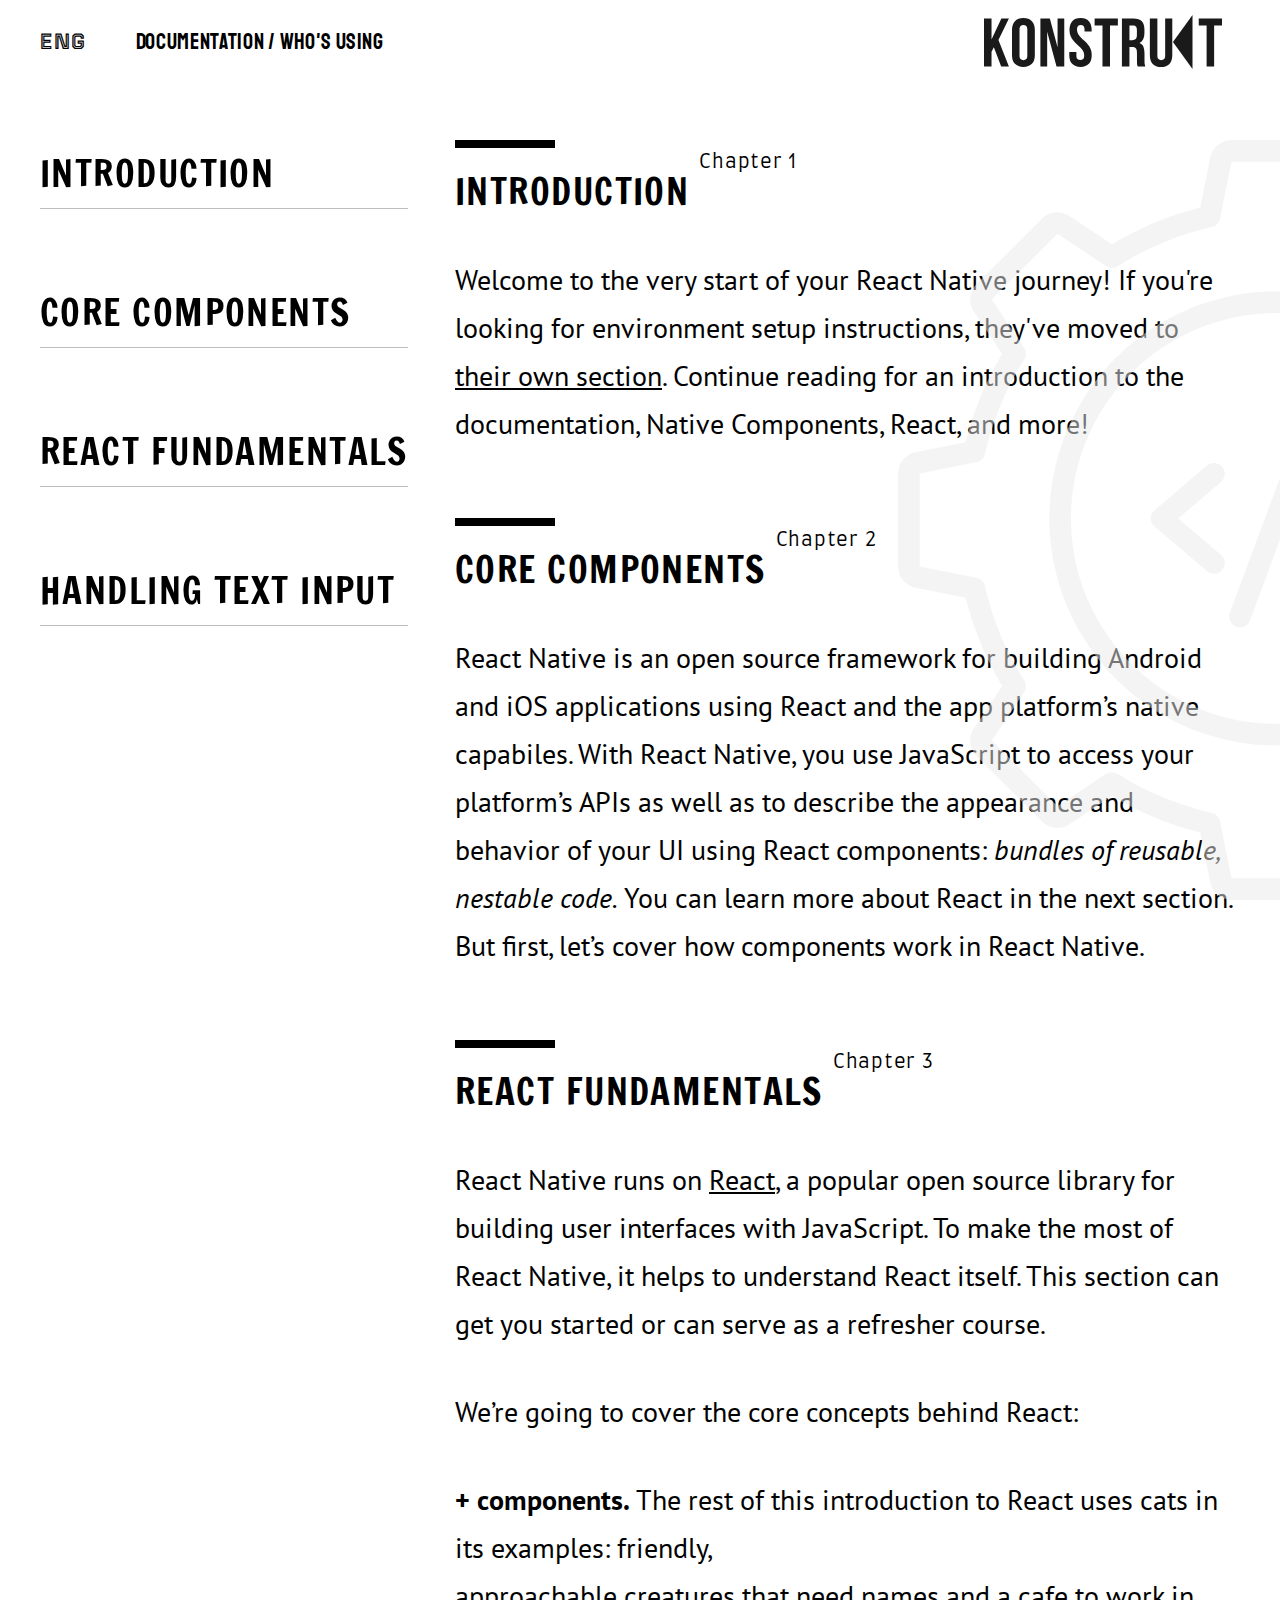
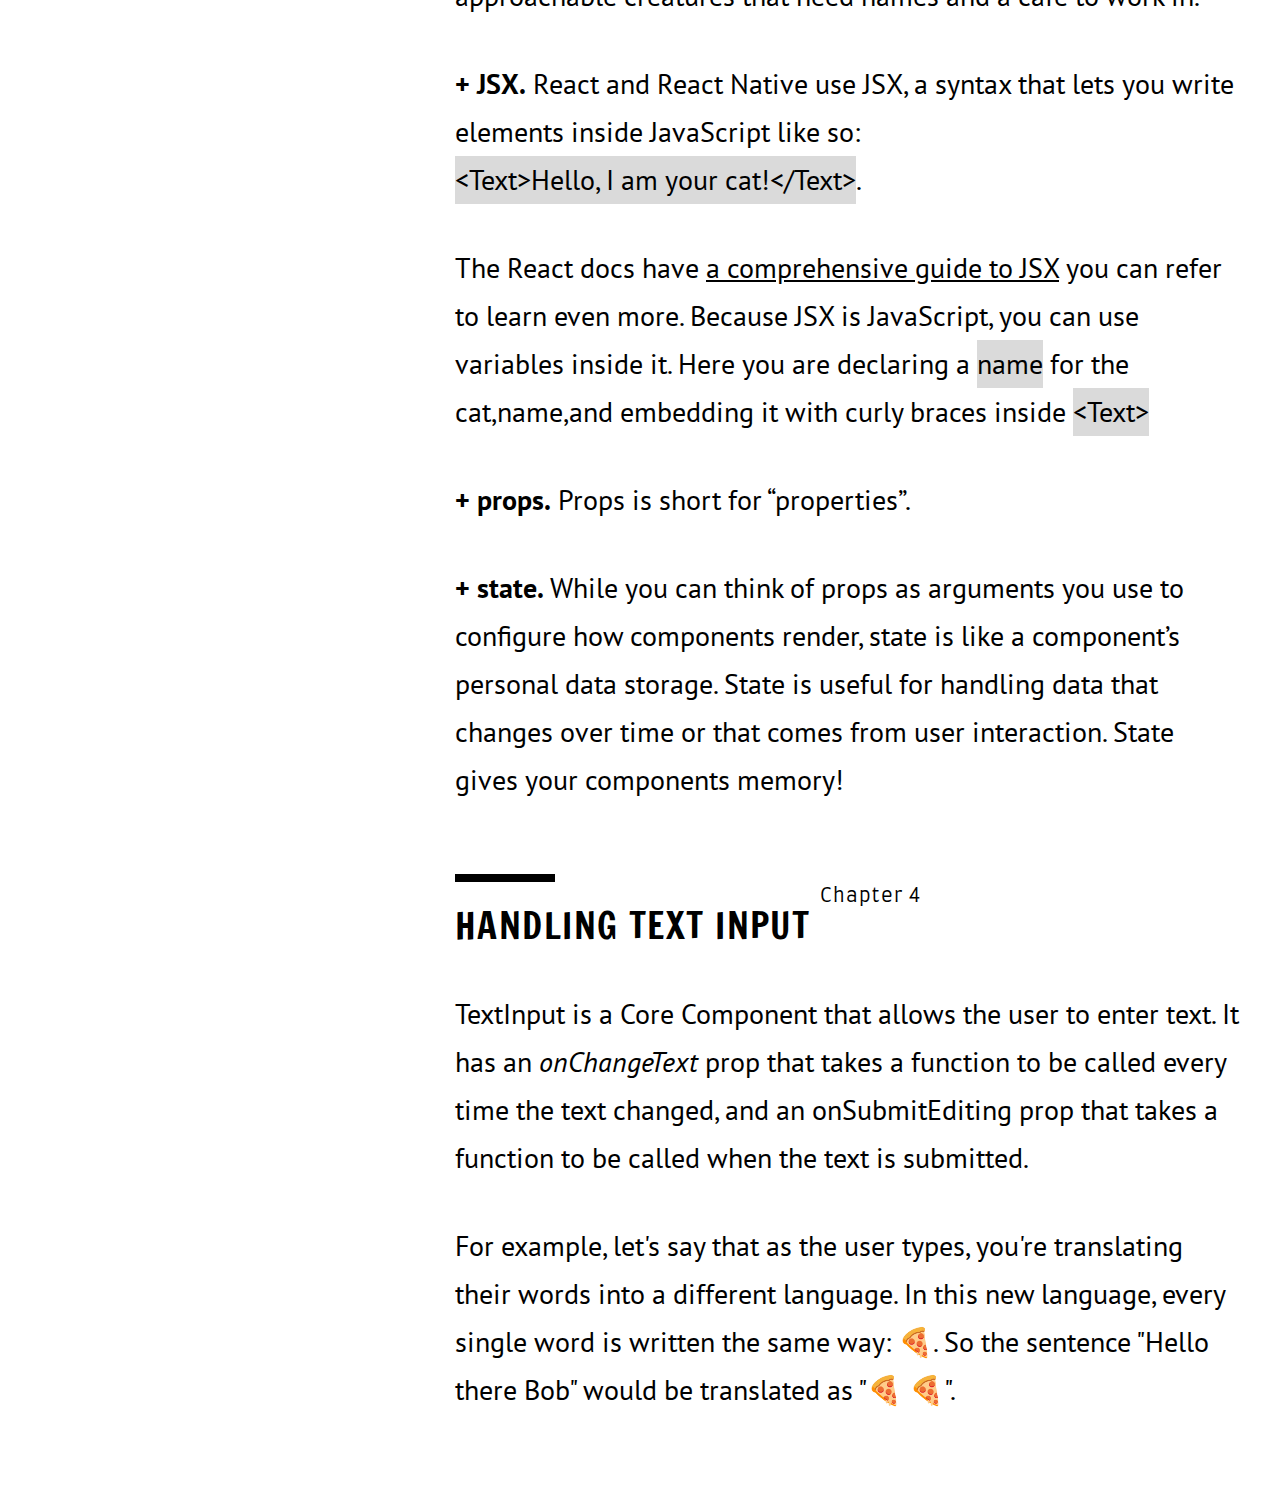
<file: index.html>
<!doctype html>
<html lang="en">
<head>
  <meta charset="UTF-8">
  <meta name="viewport"
        content="width=device-width, user-scalable=no, initial-scale=1.0, maximum-scale=1.0, minimum-scale=1.0">
  <meta http-equiv="X-UA-Compatible" content="ie=edge">
  <title>Documentation</title>
  <link rel="shortcut icon" type="image/png" href="/images/icons8-eric-cartman-120.png" />
  <link rel="stylesheet" href="./styles/reset.css">
  <link rel="stylesheet" href="./styles/header.css">
  <link rel="stylesheet" href="./styles/style.css">
  <link rel="stylesheet" href="./styles/stylesheet.css">
  <link rel="preconnect" href="https://fonts.googleapis.com">
  <link rel="preconnect" href="https://fonts.gstatic.com" crossorigin>
  <link href="https://fonts.googleapis.com/css2?family=PT+Sans&display=swap" rel="stylesheet">
</head>
<body>

<!----------------------------------------Navigation-------------------------------------------------->
<header>
  <div class="navigation__block">
    <nav class="navigation">
      <ul class="navigation__menu">
        <li class="navigation__item"><a href="/" class="navigation__item--english">ENG</a></li>
        <li class="navigation__item"><a href="/" class="navigation__item--documentation">Documentation
          /</a> <a href="./pages/page.html" class="navigation__item--documentation">Who's using</a>
        </li>
        <li class="navigation__item"><a href="/"><img src="./images/company-logo-black (2).svg"
                                                      alt="logo"></a></li>
      </ul>
    </nav>
  </div>
</header>

<!----------------------------------------Menu-------------------------------------------------->
<main>
  <section class="main__section">
    <aside class="sticky">
      <ul class="sticky__list">
        <li class="sticky__item"><a href="#introduction">Introduction</a></li>
        <li class="sticky__item"><a href="#core components">core components</a></li>
        <li class="sticky__item"><a href="#react fundamentals">react fundamentals</a></li>
        <li class="sticky__item"><a href="#handling text input">handling text input</a></li>
      </ul>
    </aside>
    <div class="main__text">
      <div class="text__image">
        <img class="text__image--picture" src="./images/bg-picture.svg" alt="background">
      </div>
      <div id="introduction" class="chapter chapter-1">
        <div class="chapter__line"></div>
        <div class="chapter__header chapter-1__header">
          <h2 class="chapter__header--title">Introduction</h2>
          <h3 class="chapter__header--subtitle">Chapter 1</h3>
        </div>

        <!----------------------------------------Text1-------------------------------------------------->
        <div class="chapter-1__text">
          <p class="chapter-1__text--paragraph">
            Welcome to the very start of your React Native journey! If you're looking for
            environment setup instructions, they've moved to <span class="chapter-1__span">their own section</span>.
            Continue reading for an introduction to the documentation, Native Components, React, and
            more!
          </p>
        </div>
      </div>

      <!----------------------------------------Text2-------------------------------------------------->
      <div id="core components" class="chapter chapter-2">
        <div class="chapter__line"></div>
        <div class="chapter__header chapter-2__header">
          <h2 class="chapter__header--title">core components</h2>
          <h3 class="chapter__header--subtitle">Chapter 2</h3>
        </div>
        <div class="chapter-2__text">
          <p class="chapter-2__text--paragraph">
            React Native is an open source framework for building Android and iOS applications using
            React and the app platform’s native capabiles. With React Native, you use JavaScript to
            access your platform’s APIs as well as to describe the appearance and behavior of your
            UI using React components: <span class="chapter-2__span--italic">bundles of reusable, nestable code.</span>
            You can learn more about React in the next section. But first, let’s cover how
            components work in React Native.
          </p>
        </div>
      </div>

      <!----------------------------------------Text3-------------------------------------------------->
      <div id="react fundamentals" class="chapter chapter-3">
        <div class="chapter__line"></div>
        <div class="chapter__header chapter-3__header">
          <h2 class="chapter__header--title">react fundamentals</h2>
          <h3 class="chapter__header--subtitle">Chapter 3</h3>
        </div>
        <div class="chapter-3__text">
          <p class="chapter-3__text--paragraph">
            React Native runs on <span class="chapter-3__span--underline">React</span>, a popular
            open source library for building user interfaces with JavaScript. To make the most of
            React Native, it helps to understand React itself. This section can get you started or
            can serve as a refresher course.
          </p>
          <p class="chapter-3__text--paragraph">We’re going to cover the core concepts behind
            React:</p>
          <p class="chapter-3__text--paragraph"><span
            class="chapter-3__span--bold">+ components.</span> The rest of this introduction to
            React uses cats in its examples: friendly,<br> approachable creatures that need names
            and a cafe to work in.</p>
          <p class="chapter-3__text--paragraph"><span class="chapter-3__span--bold">+ JSX.</span>
            React and React Native use JSX, a syntax that lets you write elements inside JavaScript
            like so: <span
              class="chapter-3__span--block">&ltText&gtHello, I am your cat!&lt/Text&gt</span>.</p>
          <p class="chapter-3__text--paragraph">The React docs have <span
            class="chapter-3__span--underline">a comprehensive guide to JSX</span> you can refer to
            learn even more. Because JSX is JavaScript, you can use variables inside it. Here you
            are declaring a <span class="chapter-3__span--block">name</span> for the cat,name,and
            embedding it with curly braces inside <span
              class="chapter-3__span--block">&ltText&gt</span></p>
          <p class="chapter-3__text--paragraph"><span class="chapter-3__span--bold">+ props.</span>
            Props is short for “properties”. </p>
          <p class="chapter-3__text--paragraph"><span class="chapter-3__span--bold">+ state.</span>
            While you can think of props as arguments you use to configure how components render,
            state is like a component’s personal data storage. State is useful for handling data
            that changes over time or that comes from user interaction. State gives your components
            memory!</p>
        </div>
      </div>

      <!----------------------------------------Text4-------------------------------------------------->
      <div id="handling text input" class="chapter chapter-4">
        <div class="chapter__line"></div>
        <div class="chapter__header chapter-4__header">
          <h2 class="chapter__header--title">handling text input</h2>
          <h3 class="chapter__header--subtitle">Chapter 4</h3>
        </div>
        <div class="chapter-4__text">
          <p class="chapter-4__text--paragraph">
            TextInput is a Core Component that allows the user to enter text. It has an <span
            class="chapter-4__span--italic">onChangeText</span> prop that takes a function to be
            called every time the text changed, and an onSubmitEditing prop that takes a function to
            be called when the text is submitted.
          </p>
          <p class="chapter-4__text--paragraph">
            For example, let's say that as the user types, you're translating their words into a
            different language. In this new language, every single word is written the same way: 🍕.
            So the sentence "Hello there Bob" would be translated as "🍕 🍕".
          </p>
        </div>
      </div>
    </div>
  </section>
</main>

</body>
</html>
</file>
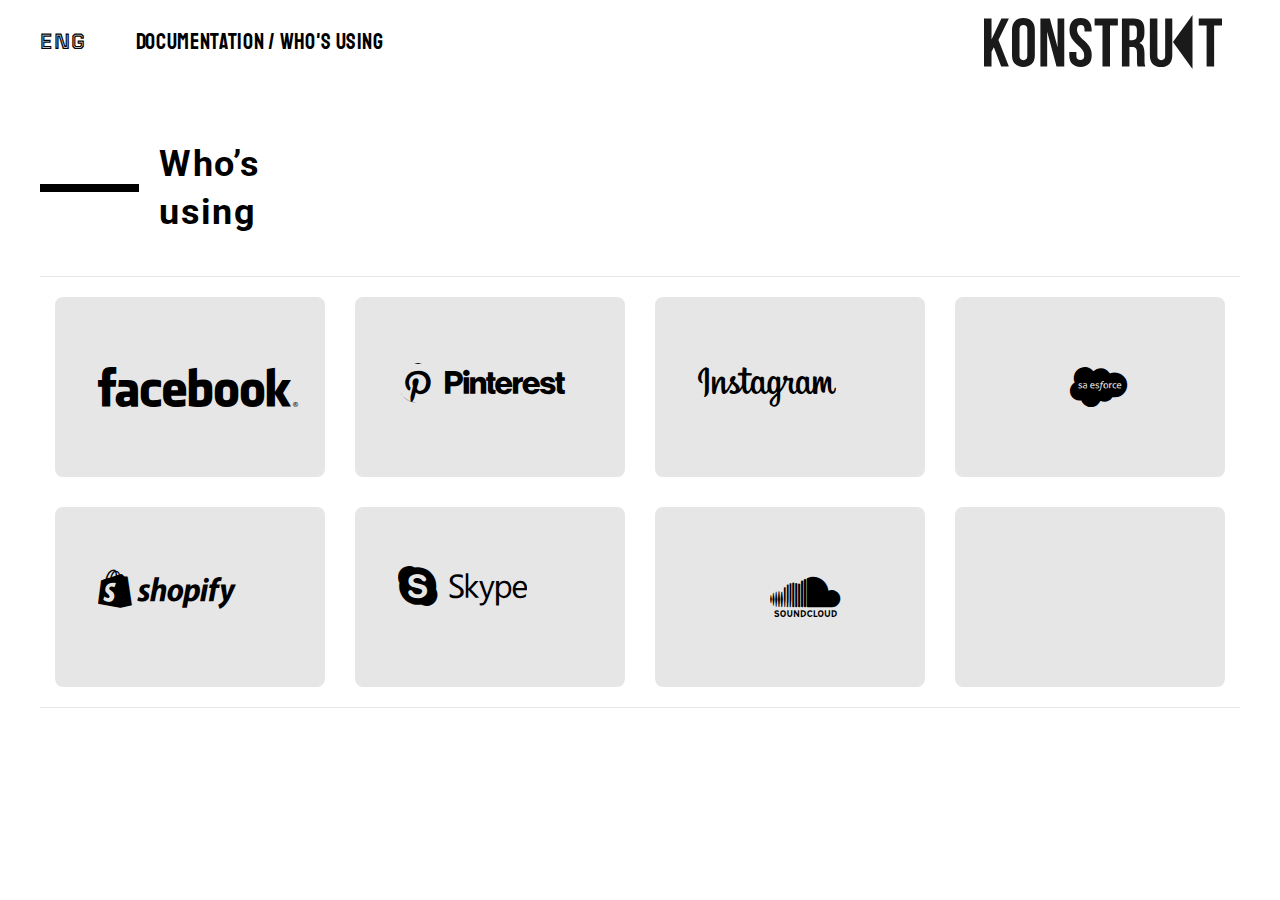
<file: pages/page.html>
<!DOCTYPE html>
<html lang="en">
<head>
  <meta charset="UTF-8">
  <meta http-equiv="X-UA-Compatible" content="IE=edge">
  <meta name="viewport" content="width=device-width, initial-scale=1.0">
  <link rel="shortcut icon" type="image/png" href="/images/eric-cartman.png"/>
  <link rel="stylesheet" href="../styles/reset.css">
  <link rel="stylesheet" href="../styles/header.css">
  <link rel="stylesheet" href="../styles/using.css">
  <link rel="stylesheet" href="../styles/stylesheet.css">
  <link rel="stylesheet" href="../fontello/icons.css">
  <link rel="preconnect" href="https://fonts.googleapis.com">
  <link rel="preconnect" href="https://fonts.gstatic.com" crossorigin>
  <link href="https://fonts.googleapis.com/css2?family=Roboto:wght@500&display=swap"
        rel="stylesheet">
  <title>Who`s using</title>
</head>
<body>
<header>
  <div class="navigation__block">
    <nav class="navigation">
      <ul class="navigation__menu">
        <li class="navigation__item"><a href="../index.html"
                                        class="navigation__item--english">ENG</a></li>
        <li class="navigation__item"><a href="/" class="navigation__item--documentation">Documentation
          /</a> <a href="./pages/page.html" class="navigation__item--documentation">Who's using</a>
        </li>
        <li class="navigation__item"><a href="../index.html"><img
          src="../images/company-logo-black (2).svg" alt="logo"></a></li>
      </ul>
    </nav>
  </div>
</header>
<main>
  <section class="main__section">
    <div class="title">
      <div class="title__box"></div>
      <h2 class="title__header">Who’s using</h2>
    </div>
    <div class="transform">
      <ul class="transform__list">
        <a href="https://uk-ua.facebook.com/" target="_blank">
          <li class="transform__item">
            <i class="icon-facebook-logo-black"></i>
          </li>
        </a>
        <a href="https://www.pinterest.com/" target="_blank">
          <li class="transform__item">
            <i class="icon-pinterest-logo-black"></i>
          </li>
        </a>
        <a href="https://www.instagram.com/" target="_blank">
          <li class="transform__item">
            <i class="icon-instagram-logo-black"></i>
          </li>
        </a>
        <a href="https://www.salesforce.com/" target="_blank">
          <li class="transform__item">
            <i class="icon-saleforse-logo-black"></i>
          </li>
        </a>
        <a href="https://www.shopify.com/" target="_blank">
          <li class="transform__item">
            <i class="icon-shopify-logo-black"></i>
          </li>
        </a>
        <a href="https://www.skype.com/ru/" target="_blank">
          <li class="transform__item">
            <i class="icon-skype-logo-black"></i>
          </li>
        </a>
        <a href="https://soundcloud.com/" target="_blank">
          <li class="transform__item">
            <i class="icon-soundcloud-logo-black"></i>
          </li>
        </a>
        <a href="https://uk.wix.com/" target="_blank">
          <li class="transform__item">
            <i class="icon-wix.com-logo-black"></i>
          </li>
        </a>
      </ul>
    </div>
  </section>
</main>
</body>
</html>
</file>
<file: styles/header.css>
header{
   max-width: 1200px;
   width: 100%;
   margin: 0px auto;
}

.navigation__block{
   max-width: 1200px;
   width: 100%;
   margin: 0px auto;
   position: fixed;
   top: 0;
   background-color: white;
   z-index: 3;
}


.navigation{
   padding-top: 15px;
   padding-bottom: 15px;
}


.navigation__menu{
   display: flex;
   align-items: center;
}

.navigation__item:first-child{
   margin-right: 50px;
}

.navigation__item--english{
   font-family: 'Tourney',sans-serif;
   font-style: normal;
   font-weight: 600;
   font-size: 22px;
   line-height: 18px;
   text-align: center;
   letter-spacing: 0.04em;
   color: black;
   text-decoration: none;
}

.navigation__item--documentation{
   font-family: 'Staatliches', sans-serif;
   font-style: normal;
   font-weight: 400;
   font-size: 22px;
   line-height: 28px;
   letter-spacing: 0.03em;
   color: #000000;
   text-decoration: none;
}

.navigation__item:last-child{
   margin-left: 600px;
}
</file>
<file: styles/style.css>
body {
  max-width: 1440px;
  width: 100%;
  margin: 0 auto;
}

* {
  box-sizing: border-box;
}


.main__section {
  max-width: 1200px;
  width: 100%;
  margin: 0px auto;
  margin-top: 140px;
  display: grid;
  grid-template-columns: 385px 785px;
  grid-gap: 30px;
  top: 0;
  position: relative;
}


.text__image {
  position: sticky;
  top: 85px;
  opacity: 0.5;
}


.text__image--picture {
  position: absolute;
  left: 56.39%;
  right: -9.17%;
  top: 4.87%;
  bottom: 70.46%;
}

.chapter:not(:last-child) {
  margin-bottom: 70px;
}

.chapter__header {
  display: flex;
  margin-bottom: 40px;
}

.chapter__header--title {
  font-family: 'Francois One', sans-serif;
  font-style: normal;
  font-weight: 400;
  font-size: 36px;
  line-height: 48px;
  letter-spacing: 0.04em;
  text-transform: uppercase;
  color: #000000;
  margin-right: 10px;
  margin-top: 20px;
}

.chapter__line {
  width: 100px;
  height: 8px;
  background-color: black;
  display: block;
}

.chapter__header--subtitle {
  font-family: 'Farro', sans-serif;
  font-style: normal;
  font-weight: 300;
  font-size: 19px;
  line-height: 30px;
  letter-spacing: 0.04em;
  color: #000000;
}


.chapter-1__text--paragraph {
  font-family: 'PT Sans', sans-serif;
  font-style: normal;
  font-weight: 400;
  font-size: 28px;
  line-height: 48px;
  color: #000000;
}

.chapter-1__span {
  text-decoration: underline;
}

.chapter-2__text--paragraph {
  font-family: 'PT Sans', sans-serif;
  font-style: normal;
  font-weight: 400;
  font-size: 28px;
  line-height: 48px;
  color: #000000;
}

.chapter-2__span--italic {
  font-style: italic;
}

.chapter-3__text--paragraph:not(:last-child) {
  margin-bottom: 40px;
}


.chapter-3__text--paragraph {
  font-family: 'PT Sans';
  font-style: normal;
  font-weight: 400;
  font-size: 28px;
  line-height: 48px;
  color: #000000;
}


.chapter-3__span--underline {
  text-decoration: underline;
}

.chapter-3__span--bold {
  font-weight: 700;
}

.chapter-3__span--block {
  display: inline-block;
  background-color: #DADADA;
}

.chapter-4__text--paragraph:not(:last-child) {
  margin-bottom: 40px;
}

.chapter-4__text--paragraph {
  font-family: 'PT Sans';
  font-style: normal;
  font-weight: 400;
  font-size: 28px;
  line-height: 48px;
  color: #000000;
}

.chapter-4__span--italic {
  font-style: italic;
}

.chapter-4 {
  margin-bottom: 90px;
}


.sticky {
  display: flex;
  align-items: start;
}

.sticky__list {
  position: sticky;
  top: 85px;
}

.sticky__item {
  padding-top: 10px;
  padding-bottom: 10px;
  border-bottom: 1px solid #BDBDBD;
}

.sticky__item:not(:last-child) {
  margin-bottom: 70px;
}

.sticky__item a {
  font-family: 'Francois One';
  font-style: normal;
  font-weight: 400;
  font-size: 36px;
  line-height: 48px;
  letter-spacing: 0.04em;
  text-transform: uppercase;
  color: #000000;
  text-decoration: none;
}
</file>
<file: styles/stylesheet.css>
@font-face {
    font-family: 'Farro';
    src: url(../fonts/Farro-Light.woff2) format('woff2'),
         url(../fonts/Farro-Light.woff) format('woff');
    font-weight : 300;
    font-style: normal;
    font-display: swap;
}



@font-face {
    font-family: 'Francois One';
    src: url(../fonts/FrancoisOne-Regular.woff2) format('woff2'),
        url(../fonts/FrancoisOne-Regular.woff) format('woff');
    font-weight: normal;
    font-style: normal;
    font-display: swap;
}

@font-face {
    font-family: 'PT Sans';
    src: url(../fonts/PTSans-BoldItalic.woff2) format('woff2'),
        url(../fonts/PTSans-BoldItalic.woff) format('woff');
    font-weight: bold;
    font-style: italic;
    font-display: swap;
}

@font-face {
    font-family: 'PT Sans';
    src: url(../fonts/PTSans-Bold.woff2) format('woff2'),
        url(../fonts/PTSans-Bold.woff) format('woff');
    font-weight: bold;
    font-style: normal;
    font-display: swap;
}

@font-face {
    font-family: 'PT Sans';
    src: url(../fonts/PTSans-Italic.woff2) format('woff2'),
        url(../fonts/PTSans-Italic.woff) format('woff');
    font-weight: normal;
    font-style: italic;
    font-display: swap;
}

@font-face {
    font-family: 'Staatliches';
    src: url(../fonts/Staatliches-Regular.woff2) format('woff2'),
        url(../fonts/Staatliches-Regular.woff2) format('woff');
    font-weight: normal;
    font-style: normal;
    font-display: swap;
}

@font-face {
    font-family: 'PT Sans';
    src: url(../fonts/PTSans-Regular.woff2) format('woff2'),
        url(../fonts/PTSans-Regular.woff) format('woff');
    font-weight: normal;
    font-style: normal;
    font-display: swap;
}

@font-face {
    font-family: 'Tourney';
    src: url(../fonts/Tourney-SemiBold.woff2) format('woff2'),
        url(../fonts/Tourney-SemiBold.woff) format('woff');
    font-weight: 600;
    font-style: normal;
    font-display: swap;
}
</file>
<file: styles/using.css>
body {
  max-width: 1440px;
  width: 100%;
  margin: 0 auto;
}

* {
  box-sizing: border-box;
}


main {
  margin-top: 140px;
}

.main__section {
  max-width: 1200px;
  width: 100%;
  margin: 0 auto;
}

.title {
  max-width: 326px;
  display: flex;
  align-items: center;
  gap: 20px;
  margin-bottom: 40px;
}

.title__box {
  width: 100px;
  height: 8px;
  background-color: black;
}

.title__header {
  font-family: 'Roboto', sans-serif;
  font-style: normal;
  font-weight: 700;
  font-size: 36px;
  line-height: 48px;
  letter-spacing: 0.04em;
  color: #000000;
}

.transform {
  max-width: 1200px;
  width: 100%;
  margin: 0 auto;
  border-top: 1px solid #E6E6E6;
  border-bottom: 1px solid #E6E6E6;
}

.transform__list {
  display: grid;
  grid-template-columns: 270px 270px 270px 270px;
  grid-template-rows: 180px 180px;
  justify-content: center;
  grid-gap: 30px;
  margin-top: 20px;
  margin-bottom: 20px;
}

.transform__item {
  display: flex;
  justify-content: center;
  align-items: center;
}

.transform__item i {
  font-size: 40px;
}

.transform__list a {
  text-decoration: none;
  color: black;
  display: flex;
  align-items: center;
  justify-content: center;
  width: 270px;
  height: 180px;
  background-color: #E6E6E6;
  border-radius: 8px;
}

.icon-facebook-logo-black {
  width: 200px;
  height: 40px;
}

.icon-pinterest-logo-black {
  width: 200px;
  height: 48px;
}

.icon-instagram-logo-black {
  width: 200px;
  height: 57px;
  display: flex;
  align-items: center;
}

.icon-saleforse-logo-black {
  width: 200px;
  height: 140px;
  display: flex;
  align-items: center;
  justify-content: center;
  font-size: 100px;
}

.icon-shopify-logo-black {
  width: 200px;
  height: 57px;

}

.icon-skype-logo-black {
  width: 200px;
  height: 62px;
}

.icon-soundcloud-logo-black {
  width: 200px;
  height: 114px;
  display: flex;
  align-items: center;
  justify-content: center;
}


.transform__list a:hover .transform__item i {
  transform: rotateX(180deg);
  transition: all .3s ease-in
}

.transform__list a:hover {
  background-color: #000000;
  color: white;
  transform: rotateX(180deg);
  transition: all .3s ease-in
}
</file>
<file: fontello/icons.css>
@font-face {
   font-family: 'fontello';
   src: url('../fontsforpage/fontello.eot?91365971');
   src: url('../fontsforpage/fontello.eot?91365971#iefix') format('embedded-opentype'),
        url('../fontsforpage/fontello.woff2?91365971') format('woff2'),
        url('../fontsforpage/fontello.woff?91365971') format('woff'),
        url('../fontsforpage/fontello.ttf?91365971') format('truetype'),
        url('../fontsforpage/fontello.svg?91365971#fontello') format('svg');
   font-weight: normal;
   font-style: normal;
 }

 [class^="icon-"]:before, [class*=" icon-"]:before {
   font-family: "fontello";
   font-style: normal;
   font-weight: normal;
   speak: never;
 
   display: inline-block;
   text-decoration: inherit;
   width: 1em;
   margin-right: .2em;
   text-align: center;
   /* opacity: .8; */
 
   /* For safety - reset parent styles, that can break glyph codes*/
   font-variant: normal;
   text-transform: none;
 
   /* fix buttons height, for twitter bootstrap */
   line-height: 1em;
 
   /* Animation center compensation - margins should be symmetric */
   /* remove if not needed */
   margin-left: .2em;
 
   /* you can be more comfortable with increased icons size */
   /* font-size: 120%; */
 
   /* Font smoothing. That was taken from TWBS */
   -webkit-font-smoothing: antialiased;
   -moz-osx-font-smoothing: grayscale;
 
   /* Uncomment for 3D effect */
   /* text-shadow: 1px 1px 1px rgba(127, 127, 127, 0.3); */
 }
 
 .icon-facebook-logo-black:before { content: '\e800'; } /* '' */
 .icon-pinterest-logo-black:before { content: '\e801'; } /* '' */
 .icon-instagram-logo-black:before { content: '\e802'; } /* '' */
 .icon-saleforse-logo-black:before { content: '\e803'; } /* '' */
 .icon-shopify-logo-black:before { content: '\e804'; } /* '' */
 .icon-skype-logo-black:before { content: '\e805'; } /* '' */
 .icon-soundcloud-logo-black:before { content: '\e806'; } /* '' */
 .icon-wix.com-logo-black:before { content: '\e807'; } /* '' */
</file>
